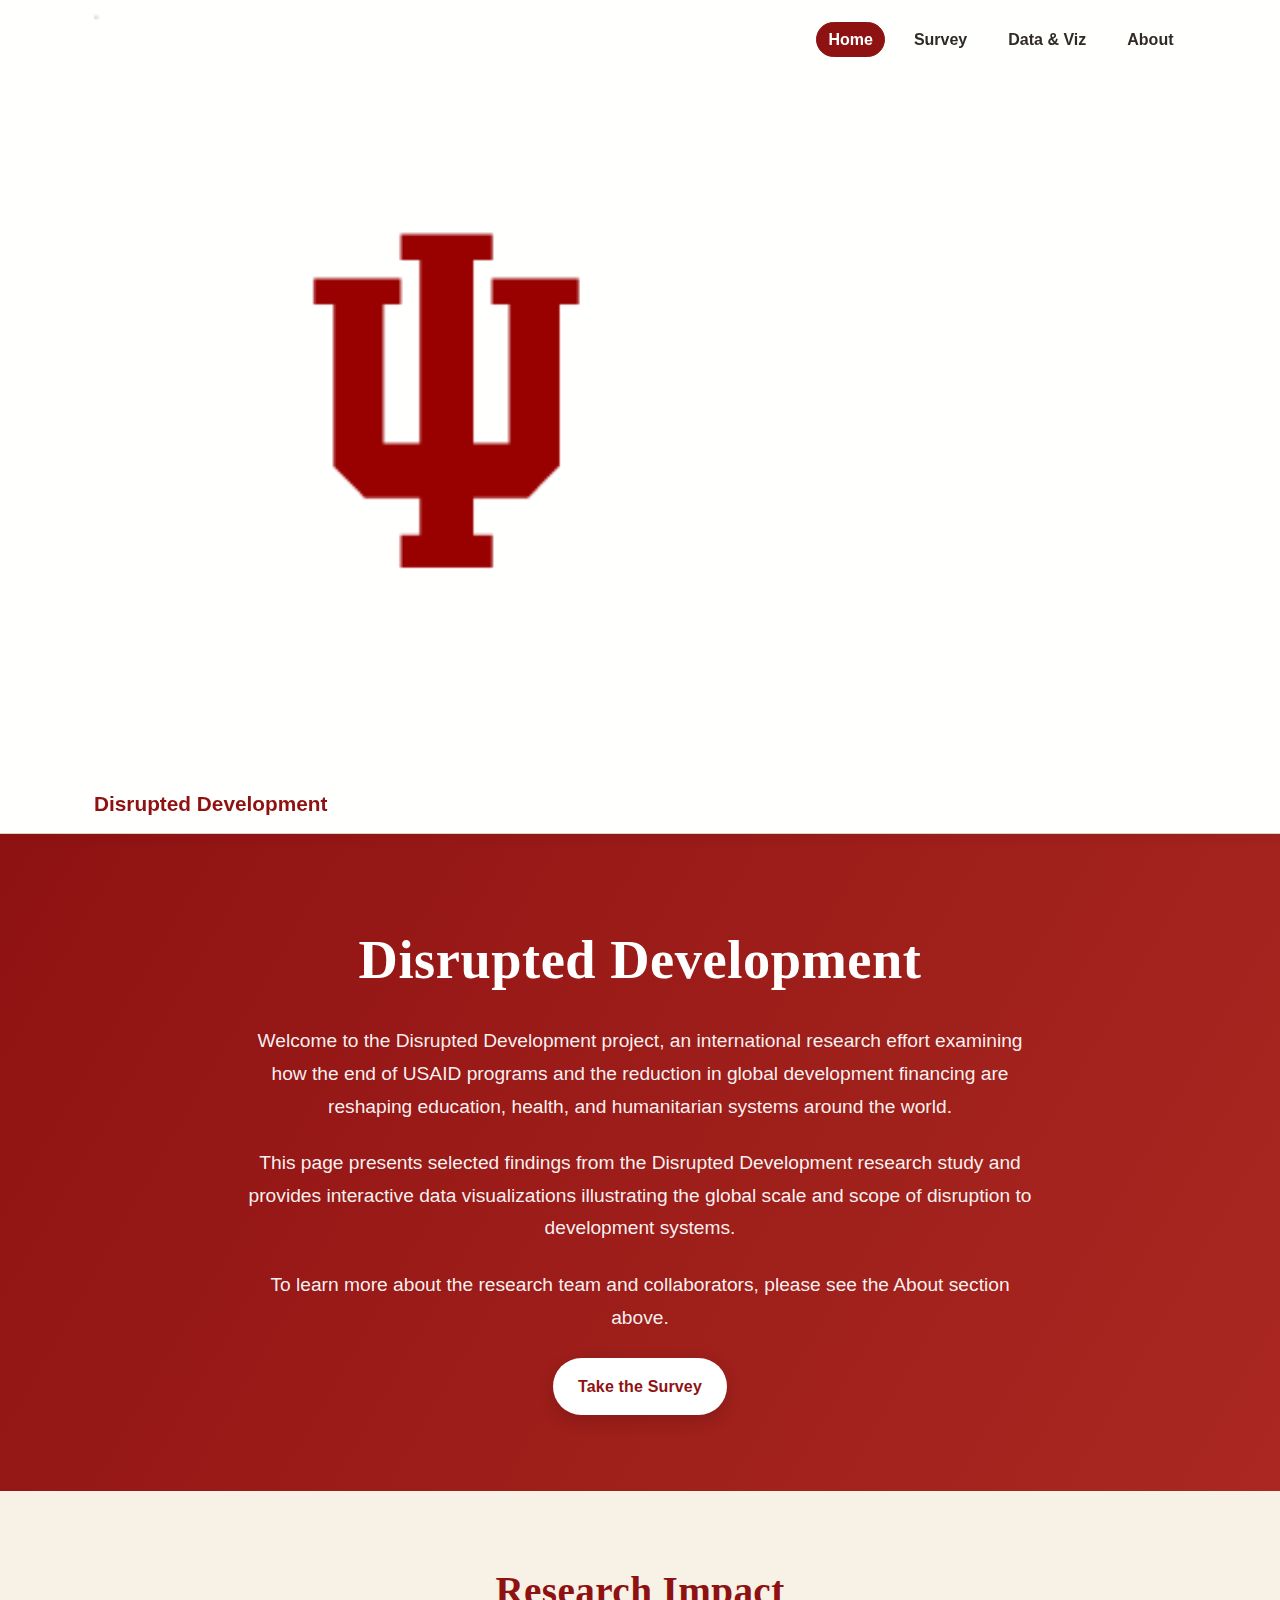
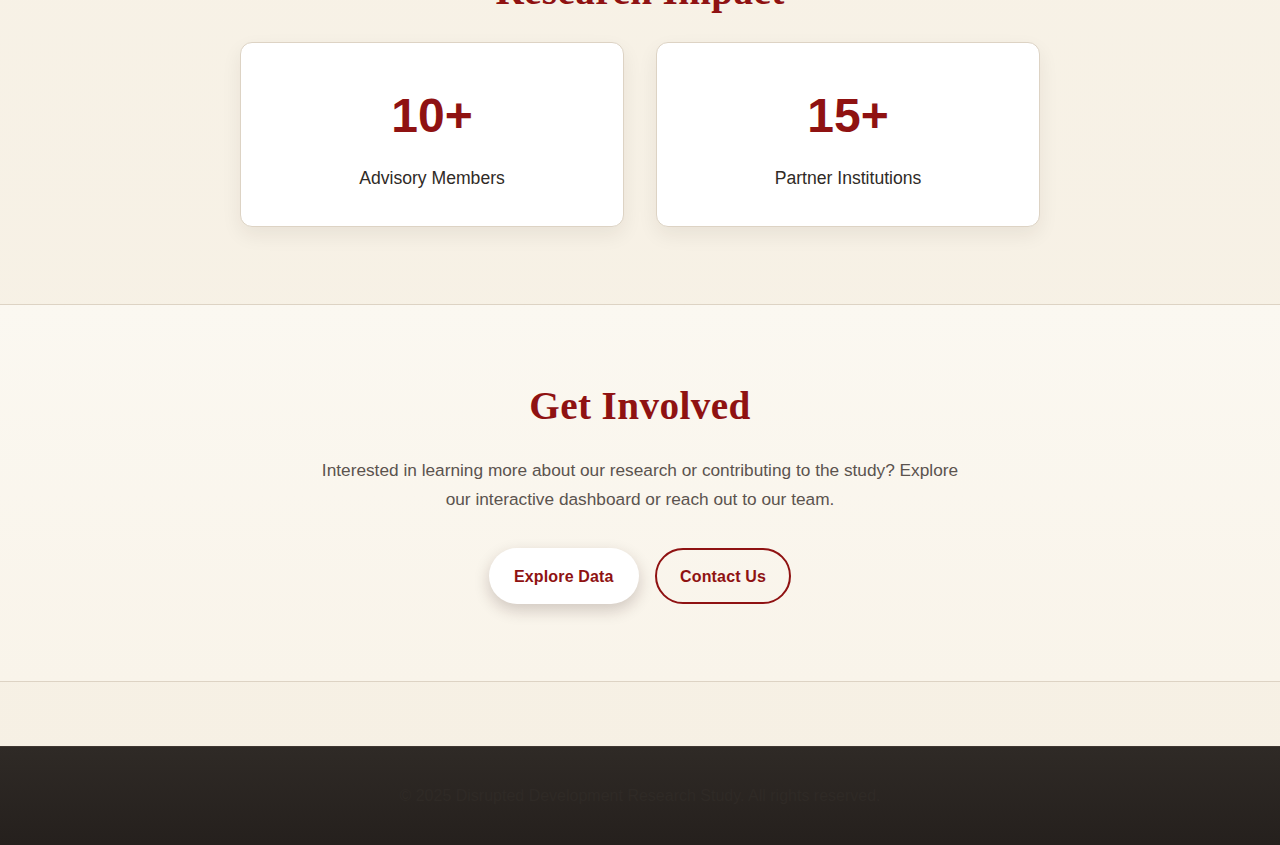
<file: index.html>
<!DOCTYPE html>
<html lang="en">
<head>
    <meta charset="UTF-8">
    <meta name="viewport" content="width=device-width, initial-scale=1.0">
    <title>Disrupted Development - Research Study</title>
    <link rel="stylesheet" href="style.css">
</head>
<body>
    <nav class="navbar">
        <div class="nav-container">
            <div class="nav-brand">
                <img src="images/iu-trident-logo.png" alt="IU Logo" class="nav-logo">
                <span class="nav-title">Disrupted Development</span>
            </div>
            <button class="nav-toggle" id="navToggle" aria-label="Toggle navigation">
                <span></span>
                <span></span>
                <span></span>
            </button>
            <ul class="nav-menu" id="navMenu">
                <li><a href="index.html" class="nav-link active">Home</a></li>
                <li><a href="survey.html" class="nav-link">Survey</a></li>
                <li><a href="data-viz.html" class="nav-link">Data & Viz</a></li>
                <li><a href="about.html" class="nav-link">About</a></li>
            </ul>
        </div>
    </nav>

    <main>
        <section class="hero">
            <div class="container">
                <h1 class="hero-title">Disrupted Development</h1>
                <p class="hero-subtitle">Welcome to the Disrupted Development project, an international research effort examining how the end of USAID programs and the reduction in global development financing are reshaping education, health, and humanitarian systems around the world.</p>
                <p class="hero-subtitle">This page presents selected findings from the Disrupted Development research study and provides interactive data visualizations illustrating the global scale and scope of disruption to development systems.</p>
                <p class="hero-subtitle">To learn more about the research team and collaborators, please see the About section above.</p>
                <a href="survey.html" class="btn btn-primary">Take the Survey</a>
            </div>
        </section>

        <section class="section">
            <div class="container">
                <h2 class="section-title">Research Impact</h2>
                <div class="stats-grid">
                    <div class="stat-card">
                        <div class="stat-number">10+</div>
                        <div class="stat-label">Advisory Members</div>
                    </div>
                    <div class="stat-card">
                        <div class="stat-number">15+</div>
                        <div class="stat-label">Partner Institutions</div>
                    </div>
                </div>
            </div>
        </section>

        <section class="section section-alt">
            <div class="container">
                <h2 class="section-title">Get Involved</h2>
                <p class="section-text">Interested in learning more about our research or contributing to the study? Explore our interactive dashboard or reach out to our team.</p>
                <div class="cta-buttons">
                    <a href="data-viz.html" class="btn btn-primary">Explore Data</a>
                    <a href="about.html" class="btn btn-secondary">Contact Us</a>
                </div>
            </div>
        </section>
    </main>

    <footer class="footer">
        <div class="container">
            <p>&copy; 2025 Disrupted Development Research Study. All rights reserved.</p>
        </div>
    </footer>

    <script src="script.js"></script>
</body>
</html>
</file>
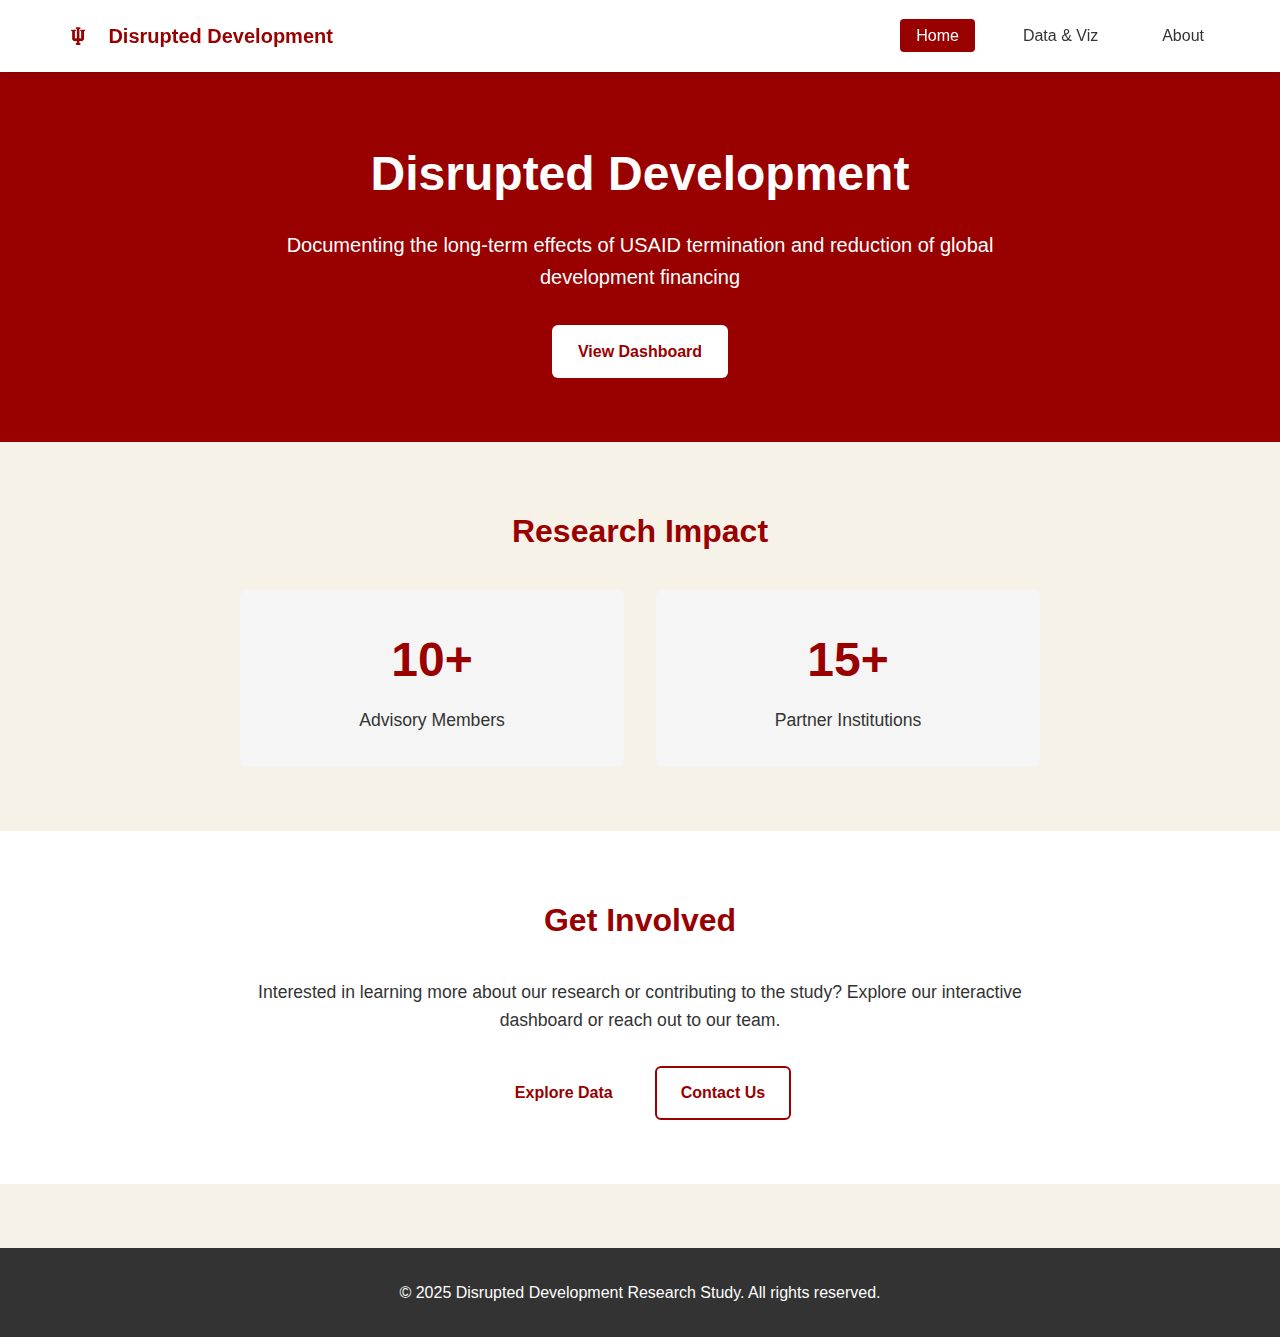
<file: research-group-website (1)/index.html>
<!DOCTYPE html>
<html lang="en">
<head>
    <meta charset="UTF-8">
    <meta name="viewport" content="width=device-width, initial-scale=1.0">
    <title>Disrupted Development - Research Study</title>
    <link rel="stylesheet" href="style.css">
</head>
<body>
    <nav class="navbar">
        <div class="nav-container">
            <div class="nav-brand">
                <img src="images/iu-trident-logo.png" alt="IU Logo" class="nav-logo">
                <span class="nav-title">Disrupted Development</span>
            </div>
            <button class="nav-toggle" id="navToggle" aria-label="Toggle navigation">
                <span></span>
                <span></span>
                <span></span>
            </button>
            <ul class="nav-menu" id="navMenu">
                <li><a href="index.html" class="nav-link active">Home</a></li>
                <li><a href="data-viz.html" class="nav-link">Data & Viz</a></li>
                <li><a href="about.html" class="nav-link">About</a></li>
            </ul>
        </div>
    </nav>

    <main>
        <section class="hero">
            <div class="container">
                <h1 class="hero-title">Disrupted Development</h1>
                <p class="hero-subtitle">Documenting the long-term effects of USAID termination and reduction of global development financing</p>
                <a href="data-viz.html" class="btn btn-primary">View Dashboard</a>
            </div>
        </section>

        <section class="section">
            <div class="container">
                <h2 class="section-title">Research Impact</h2>
                <div class="stats-grid">
                    <div class="stat-card">
                        <div class="stat-number">10+</div>
                        <div class="stat-label">Advisory Members</div>
                    </div>
                    <div class="stat-card">
                        <div class="stat-number">15+</div>
                        <div class="stat-label">Partner Institutions</div>
                    </div>
                </div>
            </div>
        </section>

        <section class="section section-alt">
            <div class="container">
                <h2 class="section-title">Get Involved</h2>
                <p class="section-text">Interested in learning more about our research or contributing to the study? Explore our interactive dashboard or reach out to our team.</p>
                <div class="cta-buttons">
                    <a href="data-viz.html" class="btn btn-primary">Explore Data</a>
                    <a href="about.html" class="btn btn-secondary">Contact Us</a>
                </div>
            </div>
        </section>
    </main>

    <footer class="footer">
        <div class="container">
            <p>&copy; 2025 Disrupted Development Research Study. All rights reserved.</p>
        </div>
    </footer>

    <script src="script.js"></script>
</body>
</html>
</file>
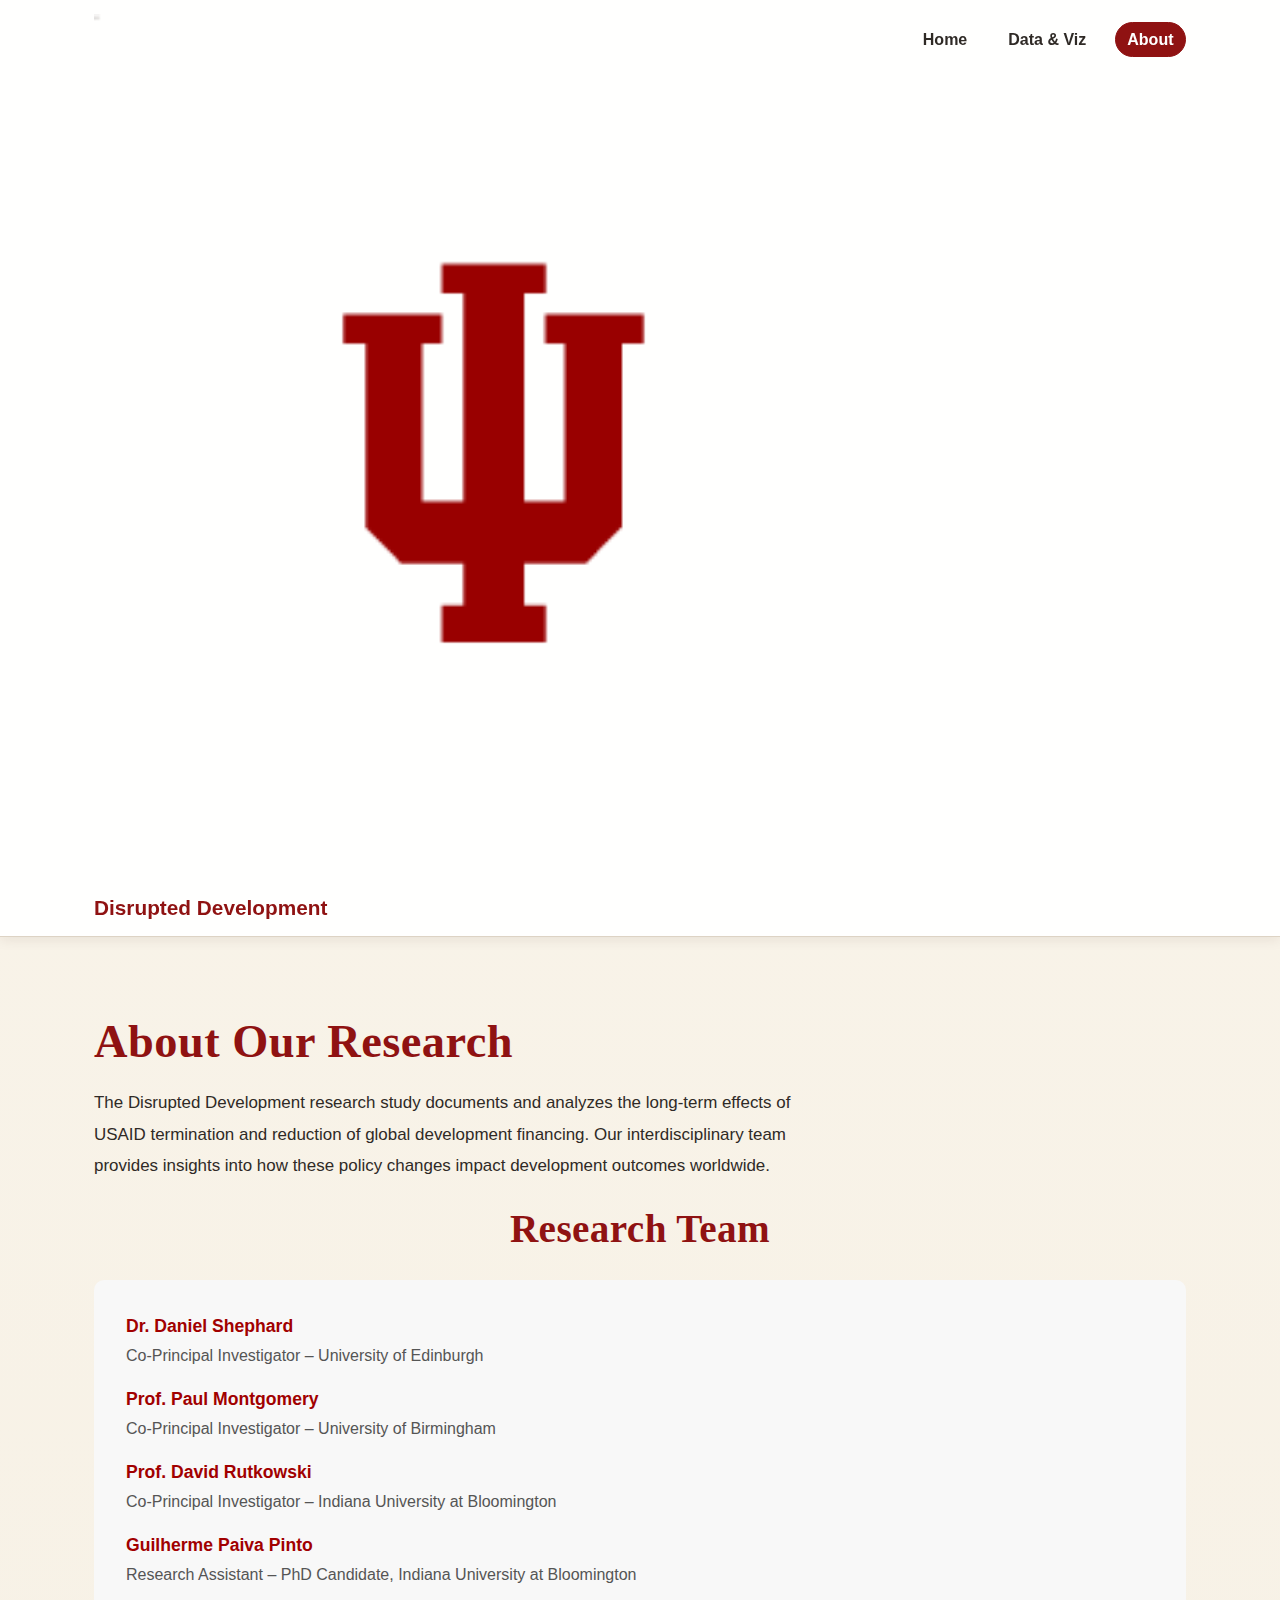
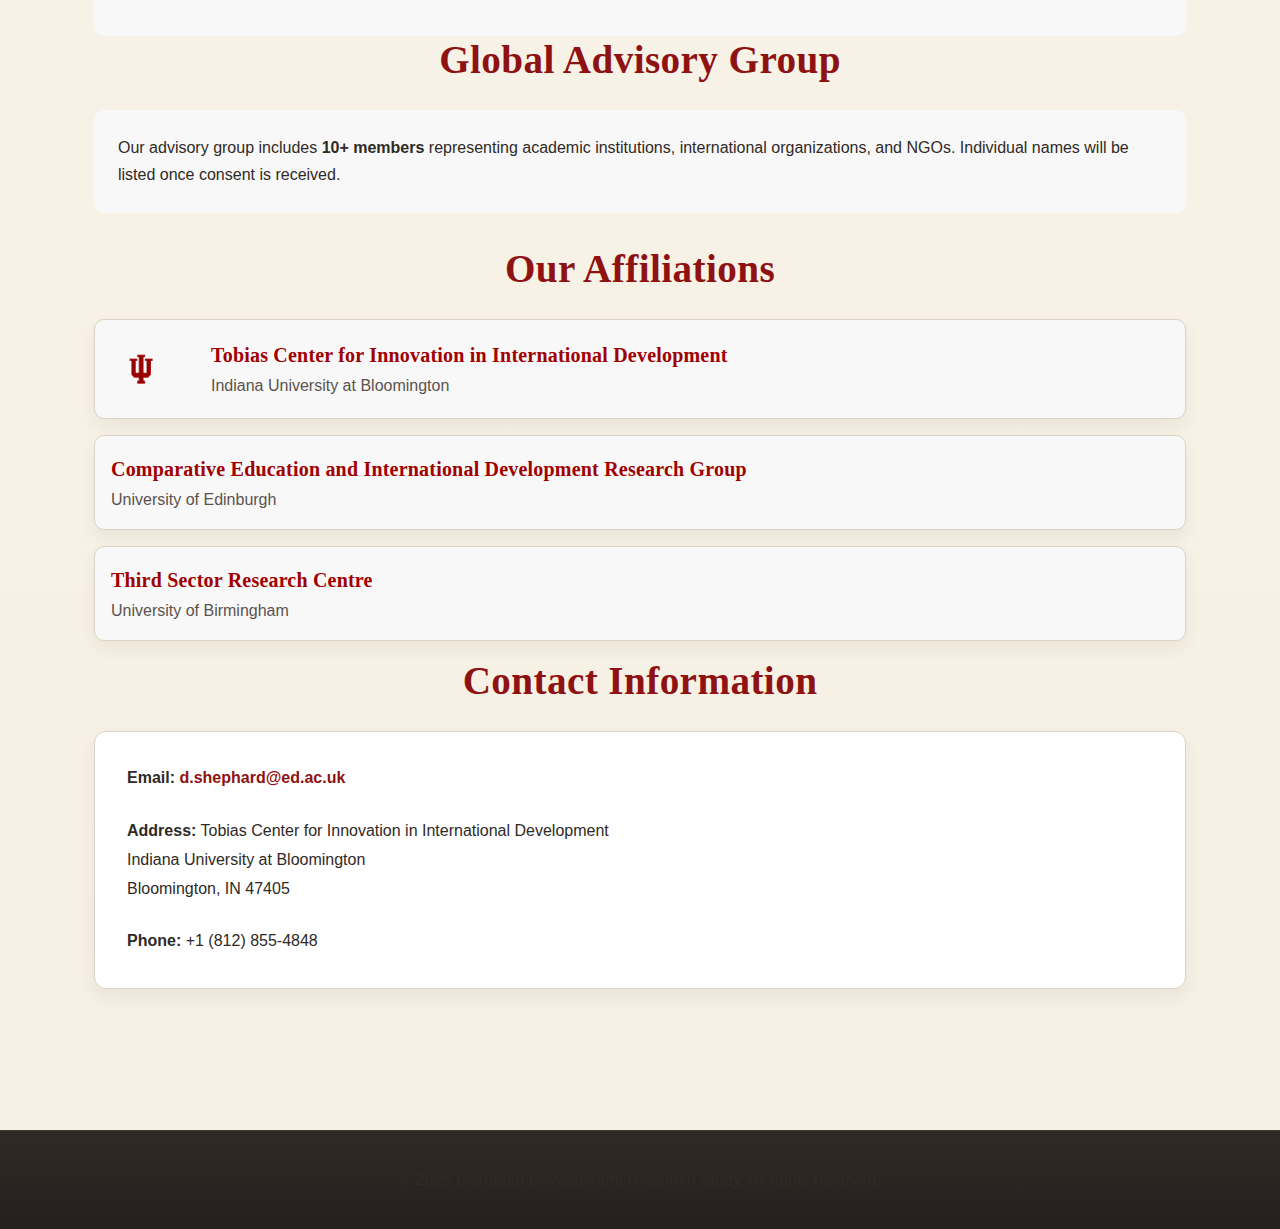
<file: about.html>
<!DOCTYPE html>
<html lang="en">
<head>
    <meta charset="UTF-8">
    <meta name="viewport" content="width=device-width, initial-scale=1.0">
    <title>About - Disrupted Development</title>
    <link rel="stylesheet" href="style.css">
    <style>
        .team-block {
            background: #f8f8f8;
            padding: 2rem;
            border-radius: 10px;
        }
        .team-member {
            margin-bottom: 1rem;
        }
        .team-name {
            font-weight: bold;
            font-size: 1.1rem;
        }
        .team-name a {
            color: #a10000;
            text-decoration: none;
        }
        .team-name a:hover {
            text-decoration: underline;
        }
        .team-role {
            color: #555;
        }
        .affiliation-card {
            margin-bottom: 1rem;
            background: #f8f8f8;
            padding: 1rem;
            border-radius: 10px;
        }
        .affiliation-link {
            display: flex;
            align-items: center;
            text-decoration: none;
            color: inherit;
        }
        .affiliation-logo {
            width: 60px;
            height: auto;
            margin-right: 1rem;
        }
        .affiliation-content h3 {
            margin: 0;
            color: #a10000;
        }
        .advisory-grid {
            background: #f8f8f8;
            padding: 1.5rem;
            border-radius: 10px;
        }
        .advisory-grid p {
            margin: 0;
            font-size: 1rem;
        }
    </style>
</head>
<body>
    <nav class="navbar">
        <div class="nav-container">
            <div class="nav-brand">
                <img src="images/iu-trident-logo.png" alt="IU Logo" class="nav-logo">
                <span class="nav-title">Disrupted Development</span>
            </div>
            <button class="nav-toggle" id="navToggle" aria-label="Toggle navigation">
                <span></span><span></span><span></span>
            </button>
            <ul class="nav-menu" id="navMenu">
                <li><a href="index.html" class="nav-link">Home</a></li>
                <li><a href="data-viz.html" class="nav-link">Data & Viz</a></li>
                <li><a href="about.html" class="nav-link active">About</a></li>
            </ul>
        </div>
    </nav>

    <main>
        <section class="section">
            <div class="container">
                <h1 class="page-title">About Our Research</h1>
                <p class="page-text">
                    The Disrupted Development research study documents and analyzes the long-term effects 
                    of USAID termination and reduction of global development financing. Our interdisciplinary team 
                    provides insights into how these policy changes impact development outcomes worldwide.
                </p>

                <h2 class="section-title">Research Team</h2>
                <div class="team-block">
                    <div class="team-member">
                        <div class="team-name">
                            <a href="https://edin.ac/478zAUd" target="_blank" rel="noopener noreferrer">
                                Dr. Daniel Shephard
                            </a>
                        </div>
                        <div class="team-role">Co-Principal Investigator – University of Edinburgh</div>
                    </div>
                    <div class="team-member">
                        <div class="team-name">
                            <a href="https://edin.ac/47d1Ghk" target="_blank" rel="noopener noreferrer">
                                Prof. Paul Montgomery
                            </a>
                        </div>
                        <div class="team-role">Co-Principal Investigator – University of Birmingham</div>
                    </div>
                    <div class="team-member">
                        <div class="team-name">
                            <a href="https://education.indiana.edu/about/directory/profiles/rutkowski-david.html" target="_blank" rel="noopener noreferrer">
                                Prof. David Rutkowski
                            </a>
                        </div>
                        <div class="team-role">Co-Principal Investigator – Indiana University at Bloomington</div>
                    </div>
                    <div class="team-member">
                        <div class="team-name">
                            <a href="https://guipaivapinto.github.io/" target="_blank" rel="noopener noreferrer">
                                Guilherme Paiva Pinto
                            </a>
                        </div>
                        <div class="team-role">Research Assistant – PhD Candidate, Indiana University at Bloomington</div>
                    </div>
                </div>

                <h2 class="section-title">Global Advisory Group</h2>
                <div class="advisory-grid">
                    <p>Our advisory group includes <strong>10+ members</strong> representing academic institutions, international organizations, and NGOs. Individual names will be listed once consent is received.</p>
                </div>

                <h2 class="section-title">Our Affiliations</h2>
                <div class="affiliation-card">
                    <a href="http://tobiasdevelopment.indiana.edu/" target="_blank" rel="noopener noreferrer" class="affiliation-link">
                        <img src="images/iu-trident-logo.png" alt="IU Logo" class="affiliation-logo">
                        <div class="affiliation-content">
                            <h3>Tobias Center for Innovation in International Development</h3>
                            <p>Indiana University at Bloomington</p>
                        </div>
                    </a>
                </div>
                <div class="affiliation-card">
                    <a href="https://edin.ac/3KSinan" target="_blank" rel="noopener noreferrer" class="affiliation-link">
                        <div class="affiliation-content">
                            <h3>Comparative Education and International Development Research Group</h3>
                            <p>University of Edinburgh</p>
                        </div>
                    </a>
                </div>
                <div class="affiliation-card">
                    <a href="https://edin.ac/3KWB0tP" target="_blank" rel="noopener noreferrer" class="affiliation-link">
                        <div class="affiliation-content">
                            <h3>Third Sector Research Centre</h3>
                            <p>University of Birmingham</p>
                        </div>
                    </a>
                </div>

                <h2 class="section-title">Contact Information</h2>
                <div class="contact-card">
                    <div class="contact-item">
                        <strong>Email:</strong> <a href="mailto:d.shephard@ed.ac.uk" class="link">d.shephard@ed.ac.uk</a>
                    </div>
                    <div class="contact-item">
                        <strong>Address:</strong> Tobias Center for Innovation in International Development<br>
                        Indiana University at Bloomington<br>
                        Bloomington, IN 47405
                    </div>
                    <div class="contact-item">
                        <strong>Phone:</strong> +1 (812) 855-4848
                    </div>
                </div>
            </div>
        </section>
    </main>

    <footer class="footer">
        <div class="container">
            <p>&copy; 2025 Disrupted Development Research Study. All rights reserved.</p>
        </div>
    </footer>

    <script src="script.js"></script>
</body>
</html>
</file>
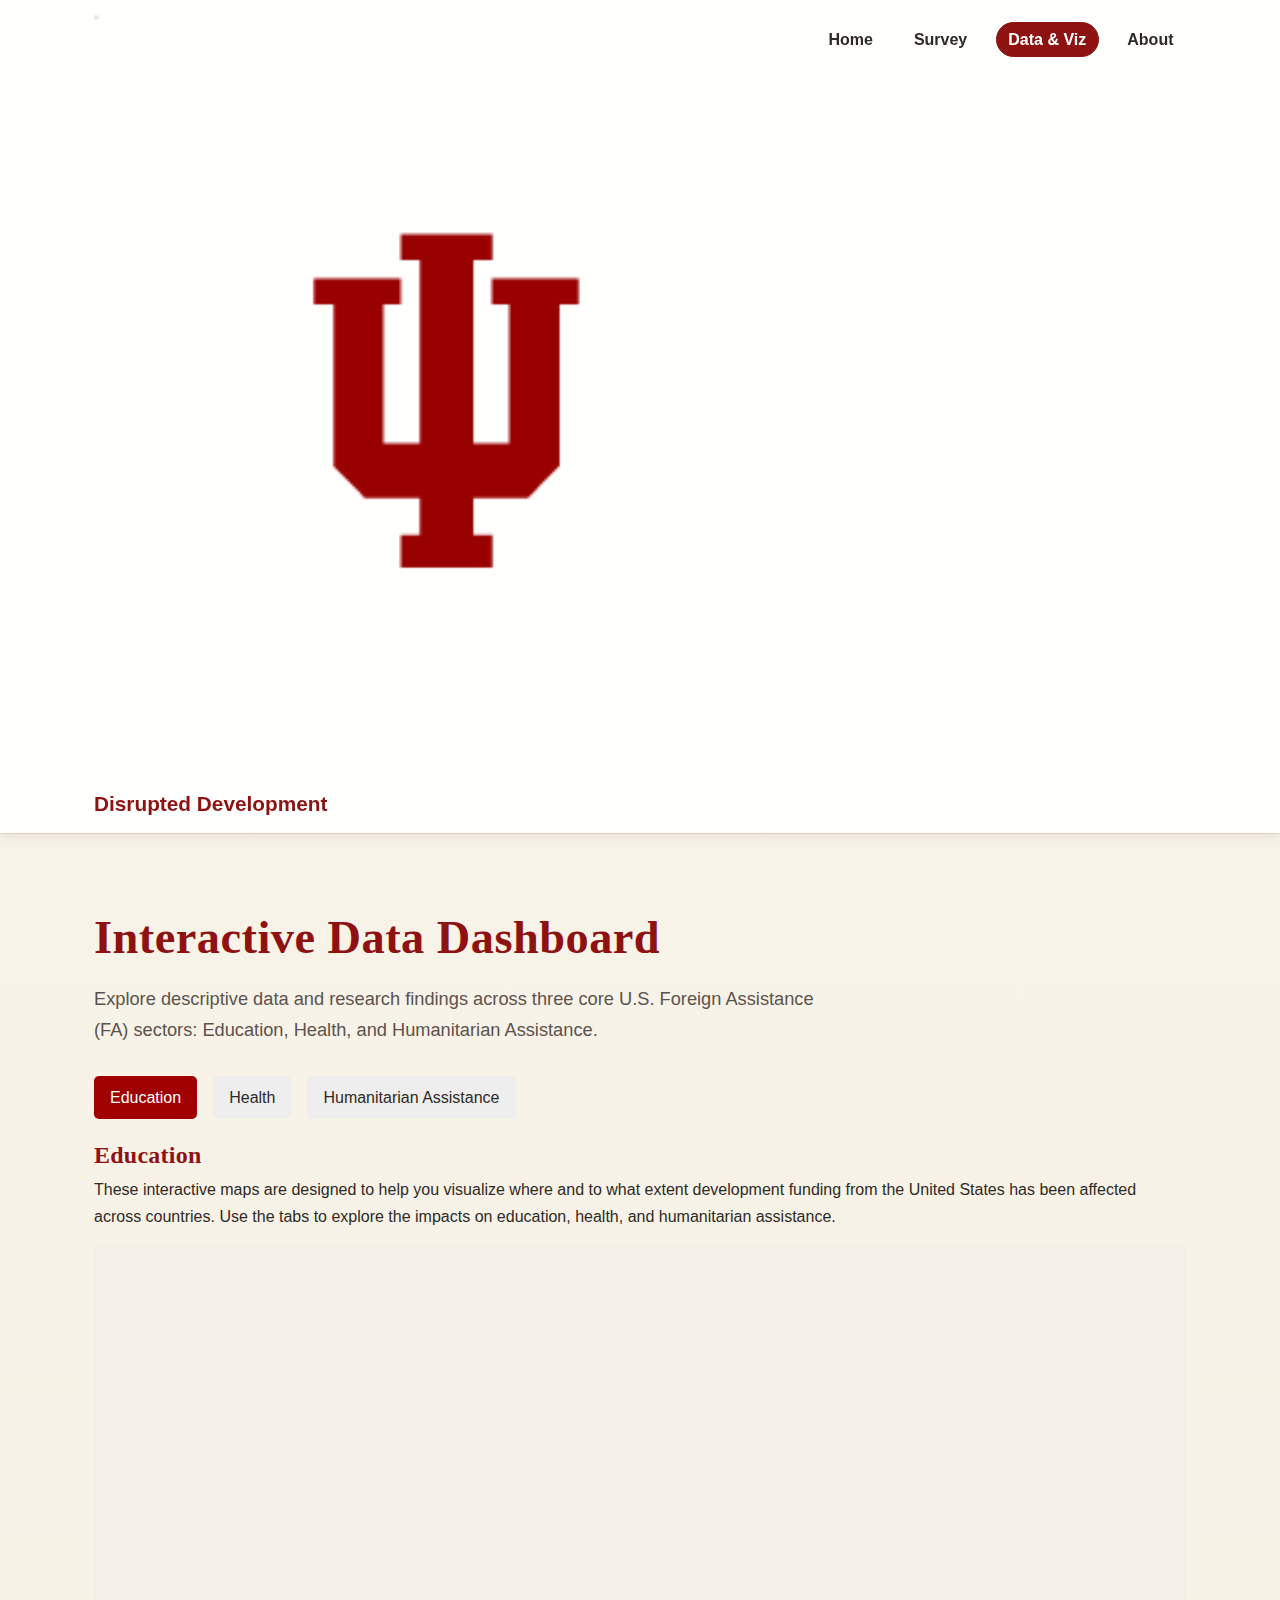
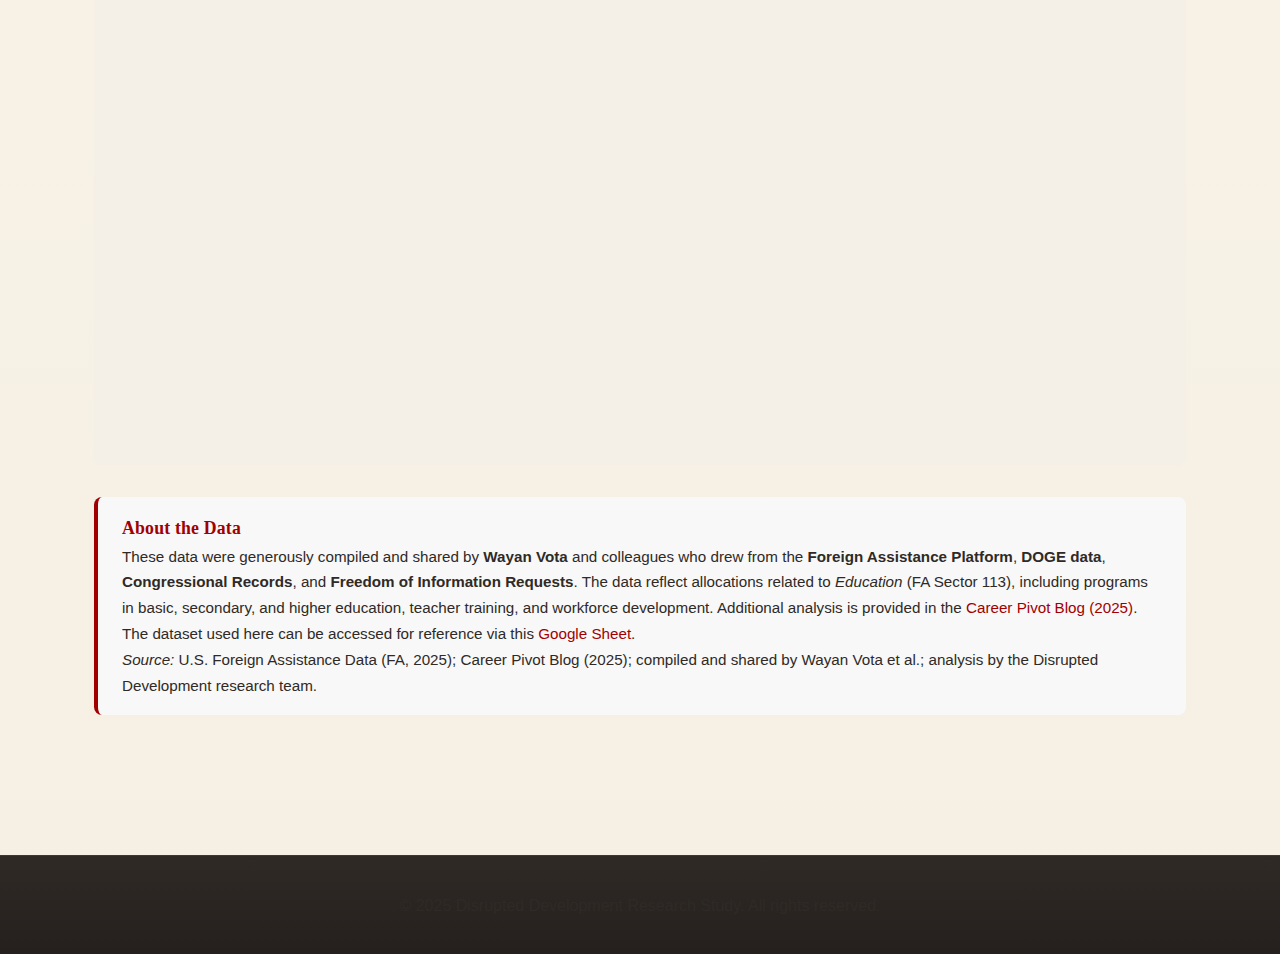
<file: data-viz.html>
<!DOCTYPE html>
<html lang="en">
<head>
    <meta charset="UTF-8">
    <meta name="viewport" content="width=device-width, initial-scale=1.0">
    <title>Data & Visualization - Disrupted Development</title>
    <link rel="stylesheet" href="style.css">
    <style>
        .tabs {
            display: flex;
            gap: 1rem;
            margin-bottom: 1rem;
            flex-wrap: wrap;
        }
        .tab {
            background: #eee;
            border-radius: 5px;
            padding: 0.5rem 1rem;
            cursor: pointer;
            transition: all 0.2s ease;
        }
        .tab.active {
            background: #a10000;
            color: white;
        }
        .tab-content {
            display: none;
        }
        .tab-content.active {
            display: block;
        }
        .iframe-container {
            margin-top: 1rem;
        }
        .responsive-iframe {
            width: 100%;
            height: 80vh;
            border: none;
        }
        .data-notes {
            background: #f8f8f8;
            border-left: 4px solid #a10000;
            padding: 1rem 1.5rem;
            margin-top: 1.5rem;
            border-radius: 8px;
            font-size: 0.95rem;
        }
        .data-notes h3 {
            margin-top: 0;
            color: #a10000;
        }
        .data-notes a {
            color: #a10000;
            text-decoration: none;
        }
        .data-notes a:hover {
            text-decoration: underline;
        }
    </style>
</head>
<body>
    <nav class="navbar">
        <div class="nav-container">
            <div class="nav-brand">
                <img src="images/iu-trident-logo.png" alt="IU Logo" class="nav-logo">
                <span class="nav-title">Disrupted Development</span>
            </div>
            <button class="nav-toggle" id="navToggle" aria-label="Toggle navigation">
                <span></span><span></span><span></span>
            </button>
            <ul class="nav-menu" id="navMenu">
                <li><a href="index.html" class="nav-link">Home</a></li>
                <li><a href="survey.html" class="nav-link">Survey</a></li>
                <li><a href="data-viz.html" class="nav-link active">Data & Viz</a></li>
                <li><a href="about.html" class="nav-link">About</a></li>
            </ul>
        </div>
    </nav>

    <main>
        <section class="section">
            <div class="container">
                <h1 class="page-title">Interactive Data Dashboard</h1>
                <p class="page-subtitle">
                    Explore descriptive data and research findings across three core U.S. Foreign Assistance (FA) sectors: Education, Health, and Humanitarian Assistance.
                </p>

                <div class="tabs">
                    <div class="tab active" data-target="education">Education</div>
                    <div class="tab" data-target="health">Health</div>
                    <div class="tab" data-target="humanitarian">Humanitarian Assistance</div>
                </div>

                <!-- Education -->
                <div id="education" class="tab-content active">
                    <h2>Education</h2>
                    <p>
                        These interactive maps are designed to help you visualize where and to what extent development funding from the United States has been affected across countries. Use the tabs to explore the impacts on education, health, and humanitarian assistance.
                    </p>

                    <div class="iframe-container">
                        <iframe 
                            src="https://devdash.shinyapps.io/disrupted-development-education/" 
                            title="Education Dashboard" 
                            class="responsive-iframe" 
                            allowfullscreen>
                        </iframe>
                    </div>

                    <div class="data-notes">
                        <h3>About the Data</h3>
                        <p>
                            These data were generously compiled and shared by <strong>Wayan Vota</strong> and colleagues who drew from the <strong>Foreign Assistance Platform</strong>, <strong>DOGE data</strong>, <strong>Congressional Records</strong>, and <strong>Freedom of Information Requests</strong>. 
                            The data reflect allocations related to <em>Education</em> (FA Sector 113), including programs in basic, secondary, and higher education, teacher training, and workforce development. 
                            Additional analysis is provided in the 
                            <a href="https://mypivot.substack.com/p/updated-status-remaining-funding" target="_blank">Career Pivot Blog (2025)</a>.
                        </p>
                        <p>
                            The dataset used here can be accessed for reference via this 
                            <a href="https://docs.google.com/spreadsheets/d/1BTFoXMNd5EHVvz_83Qqqt2Tbq5Z_3ccrGY88KJe7kg8/edit?gid=425018194#gid=425018194" target="_blank">Google Sheet</a>.
                        </p>
                        <p><em>Source:</em> U.S. Foreign Assistance Data (FA, 2025); Career Pivot Blog (2025); compiled and shared by Wayan Vota et al.; analysis by the Disrupted Development research team.</p>
                    </div>
                </div>

                <!-- Health -->
                <div id="health" class="tab-content">
                    <h2>Health</h2>
                    <p>
                        These interactive maps are designed to help you visualize where and to what extent development funding from the United States has been affected across countries. Use the tabs to explore the impacts on education, health, and humanitarian assistance.
                    </p>

                    <div class="iframe-container">
                        <iframe 
                            src="https://devdash.shinyapps.io/disrupted-development-health/" 
                            title="Health Dashboard" 
                            class="responsive-iframe" 
                            allowfullscreen>
                        </iframe>
                    </div>

                    <div class="data-notes">
                        <h3>About the Data</h3>
                        <p>
                            These data were generously compiled and shared by <strong>Wayan Vota</strong> and colleagues who drew from the <strong>Foreign Assistance Platform</strong>, <strong>DOGE data</strong>, <strong>Congressional Records</strong>, and <strong>Freedom of Information Requests</strong>. 
                            The data reflect allocations related to <em>Health</em> (FA Sector 122), including disease control, nutrition, and health infrastructure programs. 
                            Further context is drawn from the 
                            <a href="https://mypivot.substack.com/p/updated-status-remaining-funding" target="_blank">Career Pivot Blog (2025)</a>.
                        </p>
                        <p>
                            Original FA data are organized by country, fiscal year, and sector classification and can be explored through the 
                            <a href="https://docs.google.com/spreadsheets/d/1BTFoXMNd5EHVvz_83Qqqt2Tbq5Z_3ccrGY88KJe7kg8/edit?gid=425018194#gid=425018194" target="_blank">public Google Sheet</a>.
                        </p>
                        <p><em>Source:</em> FA Data (2025); Career Pivot Blog (2025); compiled and shared by Wayan Vota et al.; analysis by the Disrupted Development research team.</p>
                    </div>
                </div>

                <!-- Humanitarian -->
                <div id="humanitarian" class="tab-content">
                    <h2>Humanitarian Assistance</h2>
                    <p>
                        These interactive maps are designed to help you visualize where and to what extent development funding from the United States has been affected across countries. Use the tabs to explore the impacts on education, health, and humanitarian assistance.
                    </p>

                    <div class="iframe-container">
                        <iframe 
                            src="https://devdash.shinyapps.io/disrupted-development-humanitarian/" 
                            title="Humanitarian Dashboard" 
                            class="responsive-iframe" 
                            allowfullscreen>
                        </iframe>
                    </div>

                    <div class="data-notes">
                        <h3>About the Data</h3>
                        <p>
                            These data were generously compiled and shared by <strong>Wayan Vota</strong> and colleagues who drew from the <strong>Foreign Assistance Platform</strong>, <strong>DOGE data</strong>, <strong>Congressional Records</strong>, and <strong>Freedom of Information Requests</strong>. 
                            The data reflect allocations related to <em>Humanitarian Assistance</em> (FA Sector 152), including emergency response, food security, and refugee support. 
                            Interpretive insights are drawn from the 
                            <a href="https://mypivot.substack.com/p/updated-status-remaining-funding" target="_blank">Career Pivot Blog (2025)</a>.
                        </p>
                        <p>
                            The dataset underlying this visualization can be accessed directly 
                            <a href="https://docs.google.com/spreadsheets/d/1BTFoXMNd5EHVvz_83Qqqt2Tbq5Z_3ccrGY88KJe7kg8/edit?gid=425018194#gid=425018194" target="_blank">here</a>. 
                            It includes disaggregated country-level information for all three FA sectors — Education, Health, and Humanitarian.
                        </p>
                        <p><em>Source:</em> U.S. Foreign Assistance Data (FA, 2025); Career Pivot Blog (2025); compiled and shared by Wayan Vota et al.; analysis by the Disrupted Development research team.</p>
                    </div>
                </div>
            </div>
        </section>
    </main>

    <footer class="footer">
        <div class="container">
            <p>&copy; 2025 Disrupted Development Research Study. All rights reserved.</p>
        </div>
    </footer>

    <script>
        // Tab switch logic
        document.querySelectorAll('.tab').forEach(tab => {
            tab.addEventListener('click', () => {
                document.querySelectorAll('.tab').forEach(t => t.classList.remove('active'));
                document.querySelectorAll('.tab-content').forEach(c => c.classList.remove('active'));
                tab.classList.add('active');
                document.getElementById(tab.dataset.target).classList.add('active');
            });
        });
    </script>

    <script src="script.js"></script>
</body>
</html>
</file>
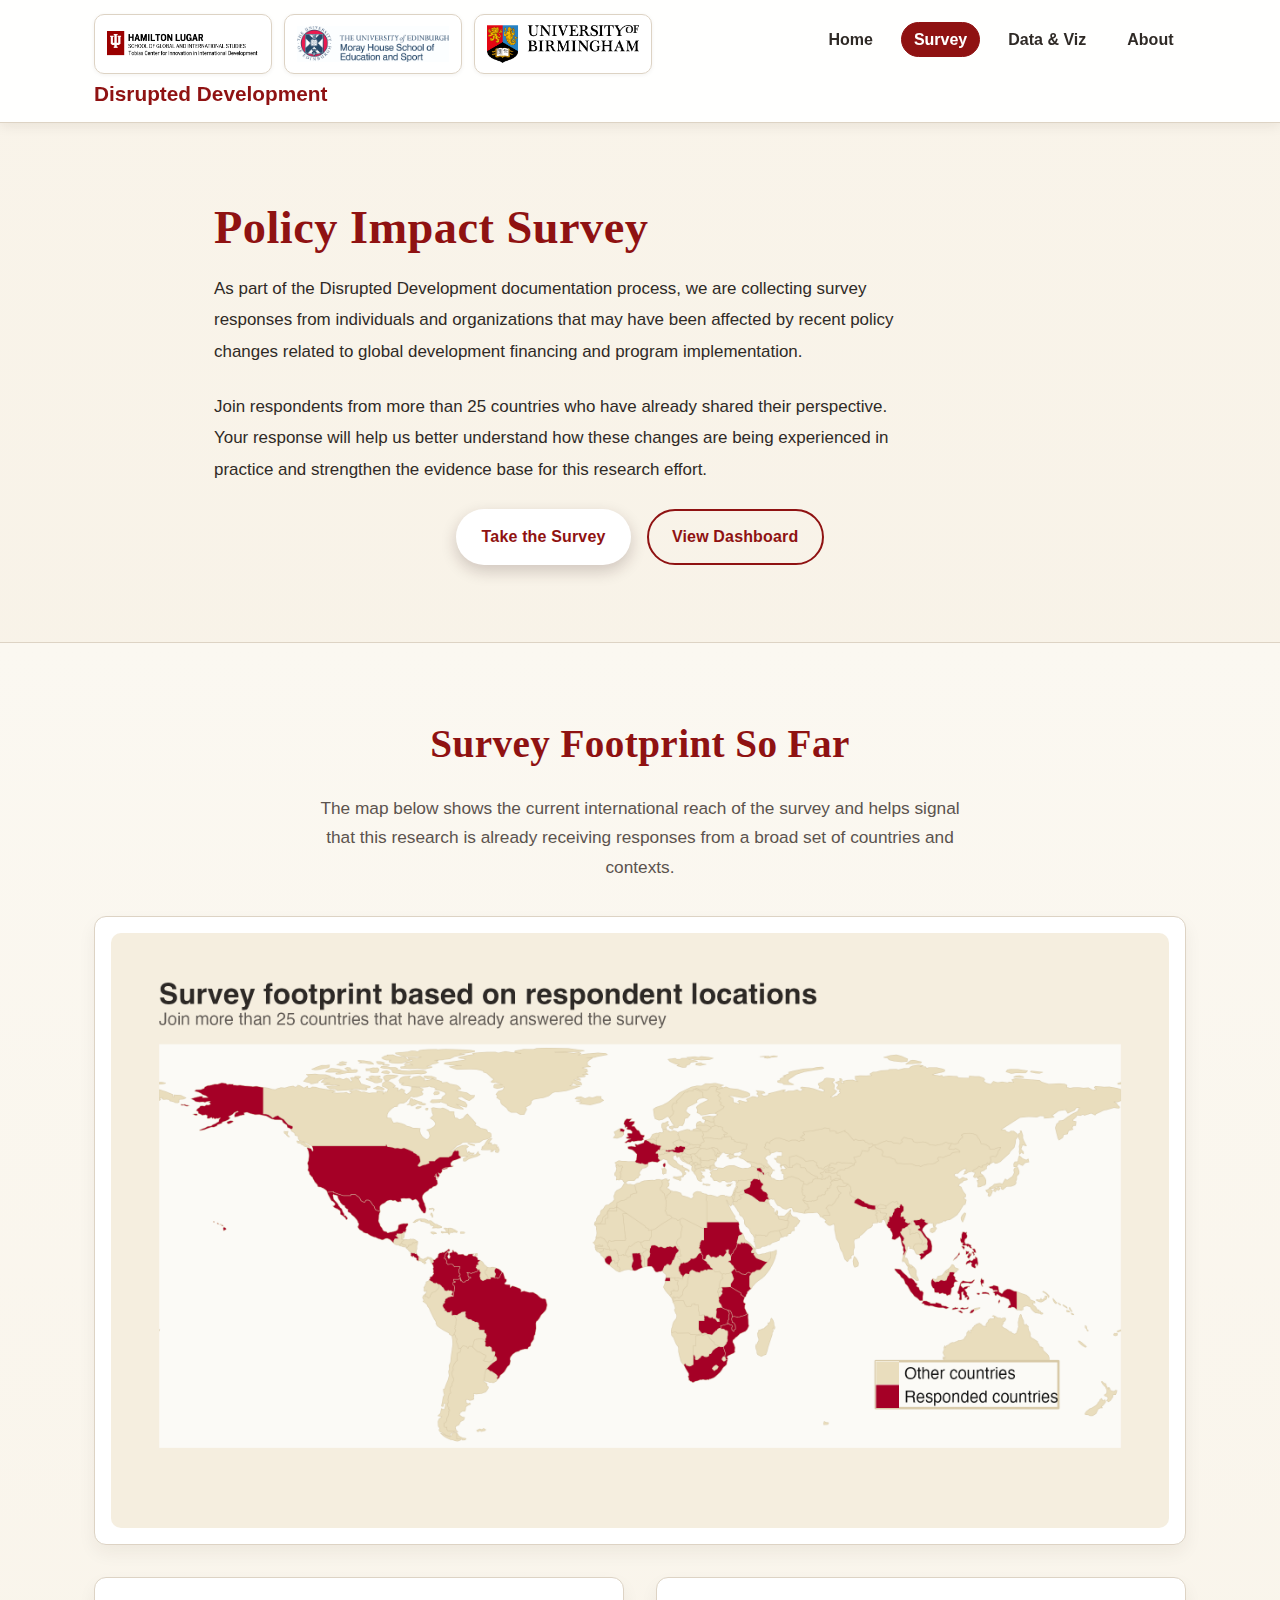
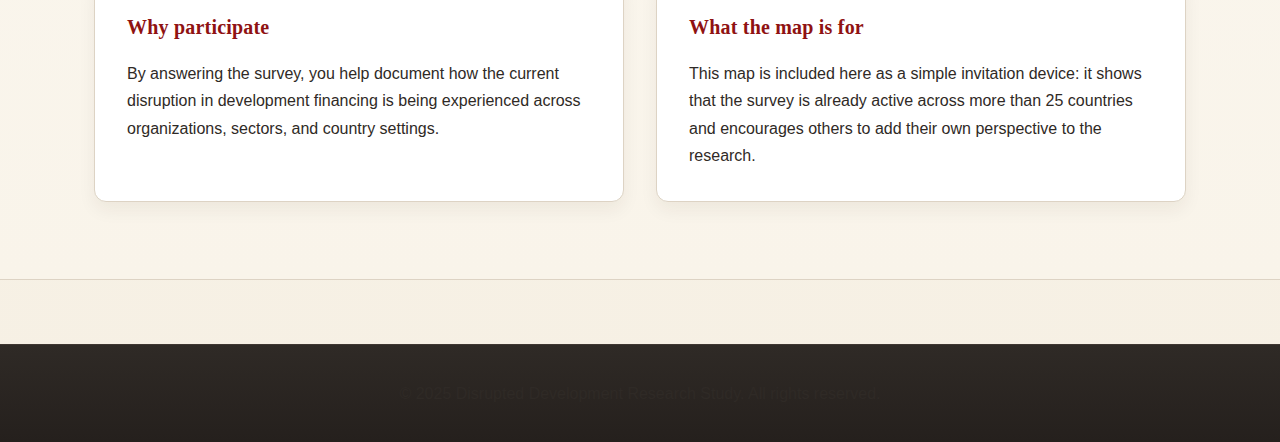
<file: survey.html>
<!DOCTYPE html>
<html lang="en">
<head>
    <meta charset="UTF-8">
    <meta name="viewport" content="width=device-width, initial-scale=1.0">
    <title>Survey - Disrupted Development</title>
    <link rel="stylesheet" href="style.css">
</head>
<body>
    <nav class="navbar">
        <div class="nav-container">
            <div class="nav-brand">
                <div class="nav-logos" aria-label="Partner institution logos">
                    <div class="nav-logo-box">
                        <img src="images/hamiltonlugar_lockup_WEB_h6.png" alt="Indiana University Hamilton Lugar School logo" class="nav-logo">
                    </div>
                    <div class="nav-logo-box">
                        <img src="images/Edinburgh.jpeg" alt="University of Edinburgh logo" class="nav-logo">
                    </div>
                    <div class="nav-logo-box">
                        <img src="images/Birmingham.jpeg" alt="University of Birmingham logo" class="nav-logo">
                    </div>
                </div>
                <span class="nav-title">Disrupted Development</span>
            </div>
            <button class="nav-toggle" id="navToggle" aria-label="Toggle navigation">
                <span></span>
                <span></span>
                <span></span>
            </button>
            <ul class="nav-menu" id="navMenu">
                <li><a href="index.html" class="nav-link">Home</a></li>
                <li><a href="survey.html" class="nav-link active">Survey</a></li>
                <li><a href="data-viz.html" class="nav-link">Data & Viz</a></li>
                <li><a href="about.html" class="nav-link">About</a></li>
            </ul>
        </div>
    </nav>

    <main>
        <section class="section">
            <div class="container" style="max-width: 900px;">
                <h1 class="page-title">Policy Impact Survey</h1>
                <p class="page-text">
                    As part of the Disrupted Development documentation process, we are collecting survey responses from
                    individuals and organizations that may have been affected by recent policy changes related to global
                    development financing and program implementation.
                </p>
                <p class="page-text">
                    Join respondents from more than 25 countries who have already shared their perspective. Your
                    response will help us better understand how these changes are being experienced in practice and
                    strengthen the evidence base for this research effort.
                </p>
                <div class="cta-buttons">
                    <a href="https://iu.co1.qualtrics.com/jfe/form/SV_50SnauWYVkkDlmC" class="btn btn-primary" target="_blank" rel="noopener noreferrer">Take the Survey</a>
                    <a href="data-viz.html" class="btn btn-secondary">View Dashboard</a>
                </div>
            </div>
        </section>

        <section class="section section-alt">
            <div class="container">
                <h2 class="section-title">Survey Footprint So Far</h2>
                <p class="section-text">
                    The map below shows the current international reach of the survey and helps signal that this
                    research is already receiving responses from a broad set of countries and contexts.
                </p>

                <div class="info-card" style="padding: 1rem; margin: 0 auto 2rem; max-width: 1160px;">
                    <img
                        src="images/survey-footprint-slide.png"
                        alt="Survey footprint map showing more than 25 countries where respondents have already answered the survey."
                        style="display: block; width: 100%; height: auto; border-radius: 10px;"
                    >
                </div>

                <div class="info-grid" style="margin-top: 0;">
                    <article class="info-card">
                        <h3>Why participate</h3>
                        <p>
                            By answering the survey, you help document how the current disruption in development
                            financing is being experienced across organizations, sectors, and country settings.
                        </p>
                    </article>
                    <article class="info-card">
                        <h3>What the map is for</h3>
                        <p>
                            This map is included here as a simple invitation device: it shows that the survey is
                            already active across more than 25 countries and encourages others to add their own
                            perspective to the research.
                        </p>
                    </article>
                </div>
            </div>
        </section>
    </main>

    <footer class="footer">
        <div class="container">
            <p>&copy; 2025 Disrupted Development Research Study. All rights reserved.</p>
        </div>
    </footer>

    <script src="script.js"></script>
</body>
</html>
</file>
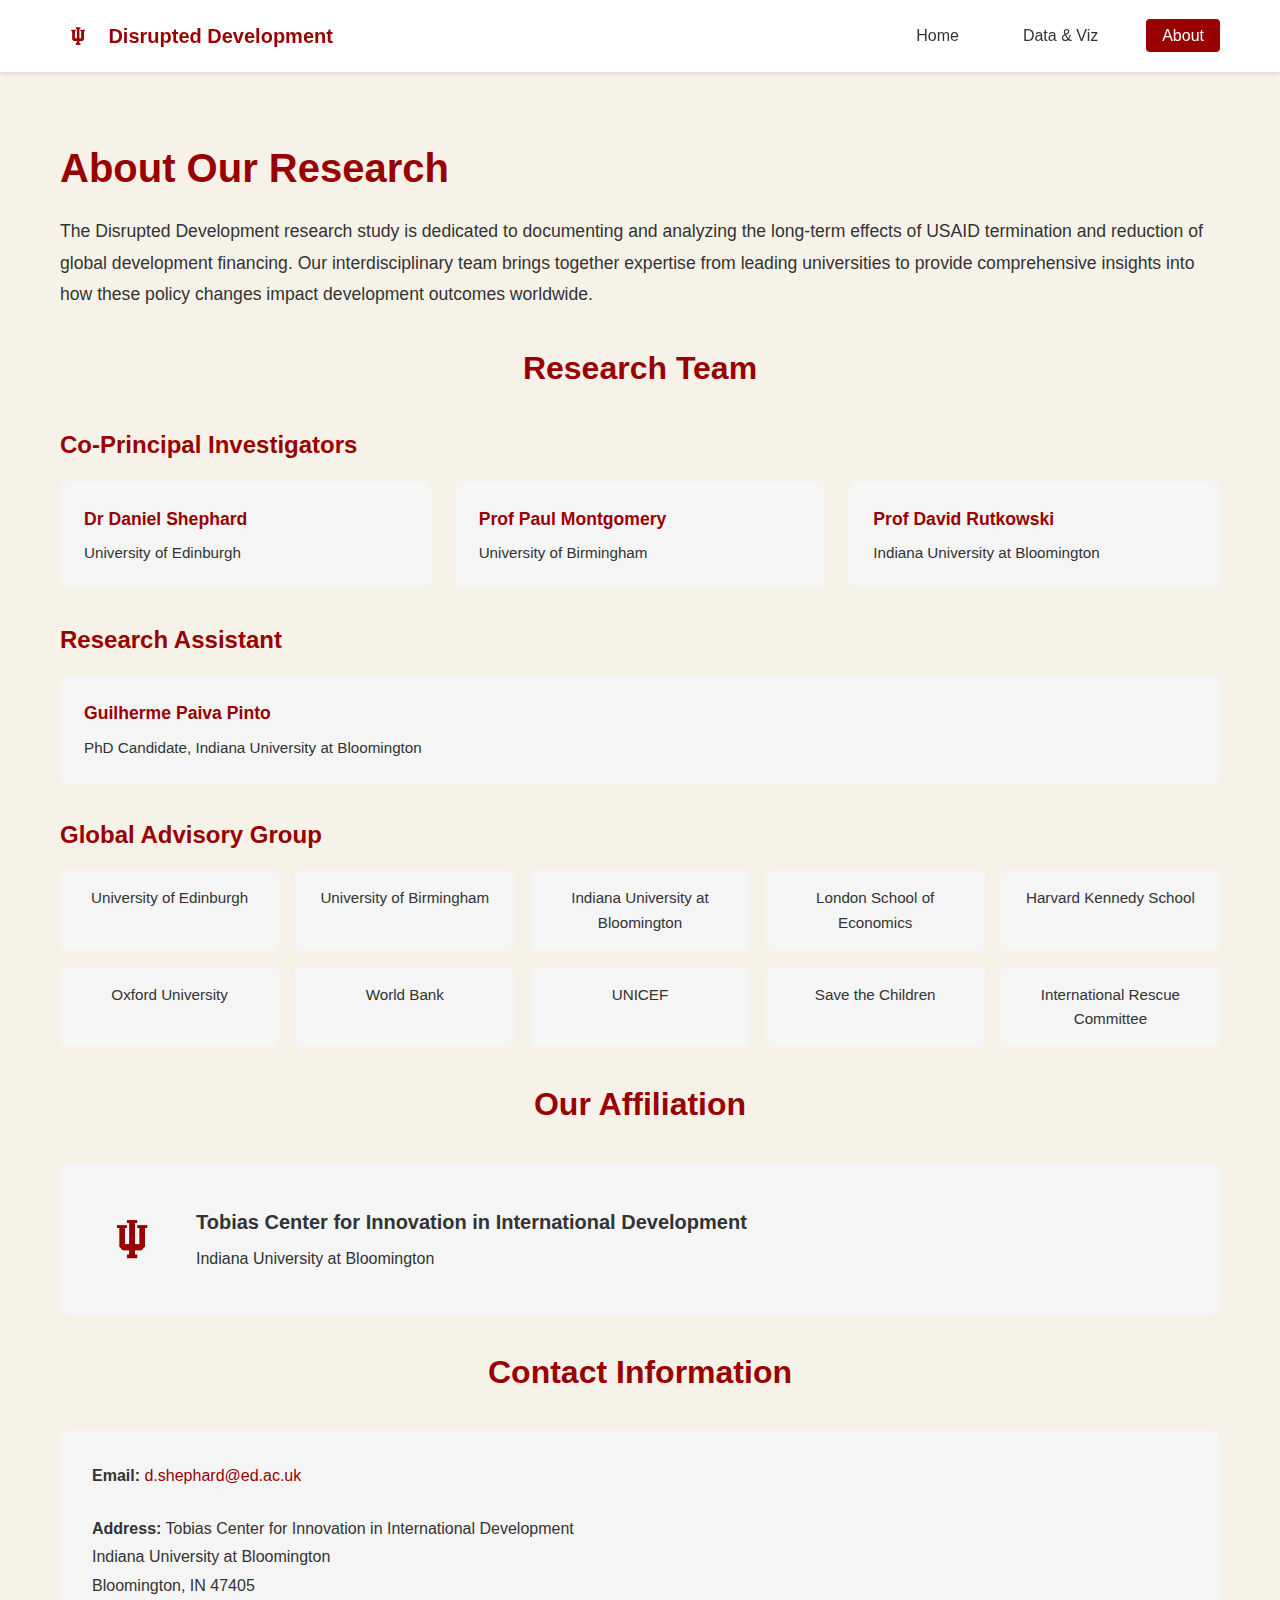
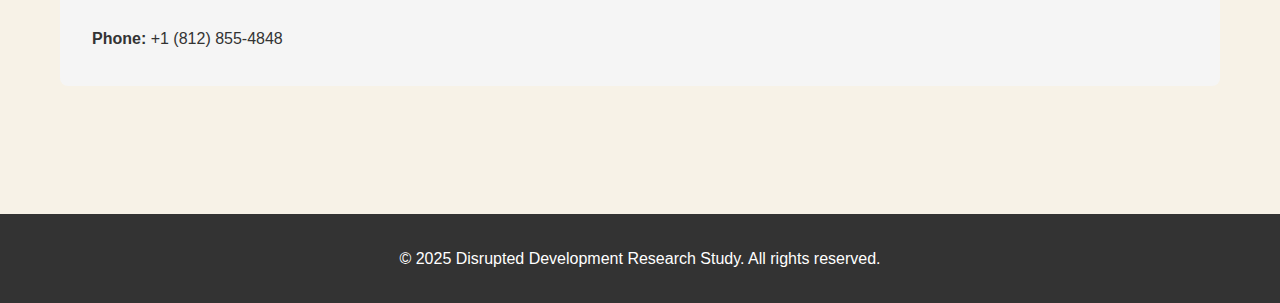
<file: research-group-website (1)/about.html>
<!DOCTYPE html>
<html lang="en">
<head>
    <meta charset="UTF-8">
    <meta name="viewport" content="width=device-width, initial-scale=1.0">
    <title>About - Disrupted Development</title>
    <link rel="stylesheet" href="style.css">
</head>
<body>
    <nav class="navbar">
        <div class="nav-container">
            <div class="nav-brand">
                <img src="images/iu-trident-logo.png" alt="IU Logo" class="nav-logo">
                <span class="nav-title">Disrupted Development</span>
            </div>
            <button class="nav-toggle" id="navToggle" aria-label="Toggle navigation">
                <span></span>
                <span></span>
                <span></span>
            </button>
            <ul class="nav-menu" id="navMenu">
                <li><a href="index.html" class="nav-link">Home</a></li>
                <li><a href="data-viz.html" class="nav-link">Data & Viz</a></li>
                <li><a href="about.html" class="nav-link active">About</a></li>
            </ul>
        </div>
    </nav>

    <main>
        <section class="section">
            <div class="container">
                <h1 class="page-title">About Our Research</h1>
                <p class="page-text">
                    The Disrupted Development research study is dedicated to documenting and analyzing the long-term effects 
                    of USAID termination and reduction of global development financing. Our interdisciplinary team brings 
                    together expertise from leading universities to provide comprehensive insights into how these policy 
                    changes impact development outcomes worldwide.
                </p>

                <h2 class="section-title">Research Team</h2>
                
                <h3 class="subsection-title">Co-Principal Investigators</h3>
                <div class="team-grid">
                    <div class="team-card">
                        <h4>Dr Daniel Shephard</h4>
                        <p class="team-affiliation">University of Edinburgh</p>
                    </div>
                    <div class="team-card">
                        <h4>Prof Paul Montgomery</h4>
                        <p class="team-affiliation">University of Birmingham</p>
                    </div>
                    <div class="team-card">
                        <h4>Prof David Rutkowski</h4>
                        <p class="team-affiliation">Indiana University at Bloomington</p>
                    </div>
                </div>

                <h3 class="subsection-title">Research Assistant</h3>
                <div class="team-grid">
                    <div class="team-card">
                        <h4 class="team-name-small">Guilherme Paiva Pinto</h4>
                        <p class="team-affiliation">PhD Candidate, Indiana University at Bloomington</p>
                    </div>
                </div>

                <h3 class="subsection-title">Global Advisory Group</h3>
                <div class="advisory-grid">
                    <div class="advisory-item">University of Edinburgh</div>
                    <div class="advisory-item">University of Birmingham</div>
                    <div class="advisory-item">Indiana University at Bloomington</div>
                    <div class="advisory-item">London School of Economics</div>
                    <div class="advisory-item">Harvard Kennedy School</div>
                    <div class="advisory-item">Oxford University</div>
                    <div class="advisory-item">World Bank</div>
                    <div class="advisory-item">UNICEF</div>
                    <div class="advisory-item">Save the Children</div>
                    <div class="advisory-item">International Rescue Committee</div>
                </div>

                <h2 class="section-title">Our Affiliation</h2>
                <div class="affiliation-card">
                    <a href="http://tobiasdevelopment.indiana.edu/" target="_blank" rel="noopener noreferrer" class="affiliation-link">
                        <img src="images/iu-trident-logo.png" alt="IU Logo" class="affiliation-logo">
                        <div class="affiliation-content">
                            <h3>Tobias Center for Innovation in International Development</h3>
                            <p>Indiana University at Bloomington</p>
                        </div>
                    </a>
                </div>

                <h2 class="section-title">Contact Information</h2>
                <div class="contact-card">
                    <div class="contact-item">
                        <strong>Email:</strong> <a href="mailto:d.shephard@ed.ac.uk" class="link">d.shephard@ed.ac.uk</a>
                    </div>
                    <div class="contact-item">
                        <strong>Address:</strong> Tobias Center for Innovation in International Development<br>
                        Indiana University at Bloomington<br>
                        Bloomington, IN 47405
                    </div>
                    <div class="contact-item">
                        <strong>Phone:</strong> +1 (812) 855-4848
                    </div>
                </div>
            </div>
        </section>
    </main>

    <footer class="footer">
        <div class="container">
            <p>&copy; 2025 Disrupted Development Research Study. All rights reserved.</p>
        </div>
    </footer>

    <script src="script.js"></script>
</body>
</html>
</file>
<file: style.css>
/* Reset and Base Styles */
* {
  margin: 0;
  padding: 0;
  box-sizing: border-box;
}

:root {
  --font-body: "Inter", "Segoe UI", "Helvetica Neue", Arial, sans-serif;
  --font-heading: "Source Serif 4", "Palatino Linotype", "Book Antiqua", Georgia, serif;

  --background: #f7f2e7;
  --surface: #ffffff;
  --surface-soft: #fcf8ef;
  --surface-muted: #f4f0e7;
  --text-primary: #2f2a26;
  --text-muted: #5b534e;
  --border: #ddd3c4;
  --accent: #8f1212;
  --accent-hover: #750e0e;
  --highlight: #dcc9a7;

  /* Backwards-compatible aliases used across existing markup */
  --crimson: var(--accent);
  --cream: var(--background);
  --light-gray: var(--surface-muted);
  --medium-gray: var(--border);
  --dark-gray: var(--text-primary);
  --white: var(--surface);
}

body {
  font-family: var(--font-body);
  line-height: 1.7;
  color: var(--text-primary);
  background: linear-gradient(180deg, #f9f4ea 0%, #f6f0e4 100%);
  font-size: 16px;
}

h1,
h2,
h3,
h4 {
  font-family: var(--font-heading);
  letter-spacing: 0.01em;
  color: var(--accent);
}

p,
li,
td,
th {
  color: var(--text-primary);
}

a {
  color: var(--accent);
}

.container {
  max-width: 1140px;
  margin: 0 auto;
  padding: 0 24px;
}

/* Navigation */
.navbar {
  background: rgba(255, 255, 255, 0.94);
  border-bottom: 1px solid var(--border);
  box-shadow: 0 3px 12px rgba(45, 27, 11, 0.08);
  backdrop-filter: blur(6px);
  position: sticky;
  top: 0;
  z-index: 1000;
}

.nav-container {
  max-width: 1140px;
  margin: 0 auto;
  padding: 0.85rem 24px 0.95rem;
  display: flex;
  justify-content: space-between;
  align-items: flex-start;
  gap: 1.25rem;
}

.nav-brand {
  display: flex;
  flex-direction: column;
  align-items: flex-start;
  gap: 0.5rem;
  flex: 1 1 auto;
  min-width: 0;
}

.nav-logos {
  display: flex;
  align-items: stretch;
  gap: 12px;
  flex-wrap: nowrap;
}

.nav-logo-box {
  width: 206px;
  height: 72px;
  border: 1px solid var(--border);
  border-radius: 10px;
  background-color: var(--surface);
  box-shadow: 0 1px 4px rgba(45, 27, 11, 0.06);
  padding: 8px 12px;
  display: flex;
  align-items: center;
  justify-content: center;
}

.nav-logo {
  width: 100%;
  height: 100%;
  object-fit: contain;
  object-position: center;
}

.nav-title {
  font-size: 1.3rem;
  font-weight: 700;
  color: var(--accent);
  line-height: 1.2;
}

.nav-toggle {
  display: none;
  flex-direction: column;
  gap: 4px;
  background: none;
  border: none;
  cursor: pointer;
  padding: 8px;
}

.nav-toggle span {
  width: 25px;
  height: 3px;
  background-color: var(--accent);
  transition: all 0.3s ease;
  border-radius: 4px;
}

.nav-menu {
  display: flex;
  list-style: none;
  gap: 2rem;
  margin-top: 0.5rem;
  flex: 0 0 auto;
  align-items: center;
}

.nav-link {
  display: inline-flex;
  align-items: center;
  justify-content: center;
  text-decoration: none;
  color: var(--text-primary);
  font-weight: 600;
  padding: 0.48rem 0.9rem;
  border-radius: 999px;
  transition: all 0.22s ease;
  border: 1px solid transparent;
  white-space: nowrap;
  line-height: 1.2;
}

.nav-link:hover,
.nav-link.active {
  background-color: var(--accent);
  border-color: var(--accent);
  color: var(--surface);
}

/* Hero Section */
.hero {
  background: linear-gradient(120deg, #8f1212 0%, #aa2821 100%);
  color: var(--surface);
  padding: 5rem 0 4.75rem;
  text-align: center;
}

.hero-title {
  font-size: clamp(2.3rem, 5vw, 3.4rem);
  font-weight: 700;
  margin-bottom: 1.2rem;
  color: var(--surface);
}

.hero-subtitle {
  font-size: clamp(1rem, 2.1vw, 1.2rem);
  margin-bottom: 1.5rem;
  max-width: 74ch;
  margin-left: auto;
  margin-right: auto;
  color: rgba(255, 255, 255, 0.95);
}

/* Buttons */
.btn {
  display: inline-block;
  padding: 0.78rem 1.45rem;
  border-radius: 999px;
  text-decoration: none;
  font-weight: 700;
  letter-spacing: 0.01em;
  transition: transform 0.2s ease, box-shadow 0.2s ease, background-color 0.2s ease, color 0.2s ease;
  border: 2px solid transparent;
}

.btn-primary {
  background-color: var(--surface);
  color: var(--accent);
  box-shadow: 0 6px 16px rgba(47, 16, 16, 0.2);
}

.btn-primary:hover {
  background-color: #fff6e5;
  transform: translateY(-1px);
  box-shadow: 0 10px 22px rgba(47, 16, 16, 0.24);
}

.btn-secondary {
  background-color: transparent;
  color: var(--accent);
  border-color: var(--accent);
}

.btn-secondary:hover {
  background-color: var(--accent);
  color: var(--surface);
  transform: translateY(-1px);
}

/* Sections */
.section {
  padding: 4.8rem 0;
}

.section-alt {
  background: linear-gradient(180deg, #fbf8f1 0%, #f9f4ea 100%);
  border-top: 1px solid var(--border);
  border-bottom: 1px solid var(--border);
}

.section-title {
  font-size: clamp(1.8rem, 3.2vw, 2.45rem);
  font-weight: 700;
  color: var(--accent);
  margin-bottom: 1.7rem;
  text-align: center;
  line-height: 1.2;
}

.subsection-title {
  font-size: 1.5rem;
  font-weight: 600;
  color: var(--crimson);
  margin-top: 2rem;
  margin-bottom: 1rem;
}

.section-text {
  text-align: center;
  max-width: 68ch;
  margin: 0 auto 2.1rem;
  font-size: 1.08rem;
  color: var(--text-muted);
}

.page-title {
  font-size: clamp(2rem, 4.2vw, 2.9rem);
  font-weight: 700;
  color: var(--accent);
  margin-bottom: 1.1rem;
  line-height: 1.2;
}

.page-subtitle {
  font-size: 1.14rem;
  color: var(--text-muted);
  margin-bottom: 1.9rem;
  max-width: 72ch;
}

.page-text {
  font-size: 1.06rem;
  line-height: 1.85;
  margin-bottom: 1.5rem;
  max-width: 74ch;
}

/* Stats Grid */
.stats-grid {
  display: grid;
  grid-template-columns: repeat(auto-fit, minmax(250px, 1fr));
  gap: 2rem;
  max-width: 800px;
  margin: 0 auto;
}

.stat-card {
  background-color: var(--surface);
  border: 1px solid var(--border);
  box-shadow: 0 8px 20px rgba(43, 28, 16, 0.07);
  padding: 2rem;
  border-radius: 12px;
  text-align: center;
}

.stat-number {
  font-size: 3rem;
  font-weight: 700;
  color: var(--accent);
  margin-bottom: 0.5rem;
}

.stat-label {
  font-size: 1.1rem;
  color: var(--text-primary);
}

/* CTA Buttons */
.cta-buttons {
  display: flex;
  gap: 1rem;
  justify-content: center;
  flex-wrap: wrap;
}

/* Iframe Container */
.iframe-container {
  position: relative;
  width: 100%;
  padding-bottom: 75%;
  margin: 2rem 0;
  background-color: var(--light-gray);
  border-radius: 8px;
  overflow: hidden;
}

.responsive-iframe {
  position: absolute;
  top: 0;
  left: 0;
  width: 100%;
  height: 100%;
  border: none;
}

.iframe-fallback {
  position: absolute;
  top: 50%;
  left: 50%;
  transform: translate(-50%, -50%);
  text-align: center;
  padding: 2rem;
}

/* Info Grid */
.info-grid {
  display: grid;
  grid-template-columns: repeat(auto-fit, minmax(280px, 1fr));
  gap: 2rem;
  margin-top: 3rem;
}

.info-card {
  background-color: var(--surface);
  border: 1px solid var(--border);
  box-shadow: 0 8px 18px rgba(43, 28, 16, 0.06);
  padding: 2rem;
  border-radius: 12px;
}

.info-card h3 {
  color: var(--accent);
  font-size: 1.25rem;
  margin-bottom: 1rem;
}

/* Team Grid */
.team-grid {
  display: grid;
  grid-template-columns: repeat(auto-fit, minmax(250px, 1fr));
  gap: 1.5rem;
  margin-bottom: 2rem;
}

.team-card {
  background-color: var(--surface);
  border: 1px solid var(--border);
  box-shadow: 0 8px 18px rgba(43, 28, 16, 0.06);
  padding: 1.5rem;
  border-radius: 12px;
}

.team-card h4 {
  color: var(--accent);
  font-size: 1.1rem;
  margin-bottom: 0.5rem;
}

.team-name-small {
  font-size: 1rem;
}

.team-affiliation {
  color: var(--dark-gray);
  font-size: 0.95rem;
}

/* Advisory Grid */
.advisory-grid {
  display: block;
  margin-bottom: 2rem;
}

.advisory-item {
  background-color: var(--surface);
  border: 1px solid var(--border);
  padding: 1rem;
  border-radius: 10px;
  text-align: center;
  font-size: 0.95rem;
}

.advisory-table-wrap {
  margin-top: 1.25rem;
  overflow-x: auto;
  border: 1px solid var(--border);
  border-radius: 12px;
  background: var(--surface);
}

.advisory-table {
  width: 100%;
  border-collapse: collapse;
  background-color: var(--surface);
  border-radius: 12px;
  overflow: hidden;
}

.advisory-table th,
.advisory-table td {
  padding: 0.9rem 1rem;
  text-align: left;
  border-bottom: 1px solid var(--border);
  vertical-align: top;
  font-size: 0.98rem;
}

.advisory-table th {
  position: sticky;
  top: 0;
  z-index: 2;
  background-color: var(--surface-soft);
  color: var(--accent);
  font-weight: 700;
}

.advisory-table tbody tr:nth-child(even) {
  background: #fcfaf5;
}

.advisory-table tbody tr:hover {
  background: #f8f1e4;
}

.advisory-table tbody tr:last-child td {
  border-bottom: none;
}

/* Affiliation Card */
.affiliation-card {
  background-color: var(--surface);
  border: 1px solid var(--border);
  box-shadow: 0 8px 18px rgba(43, 28, 16, 0.06);
  border-radius: 12px;
  padding: 2rem;
  margin-bottom: 2rem;
  transition: transform 0.2s ease, box-shadow 0.2s ease;
}

.affiliation-card:hover {
  transform: translateY(-2px);
  box-shadow: 0 12px 24px rgba(43, 28, 16, 0.1);
}

.affiliation-link {
  display: flex;
  align-items: center;
  gap: 1.5rem;
  text-decoration: none;
  color: inherit;
}

.affiliation-link:hover .affiliation-content h3 {
  color: var(--accent);
}

.affiliation-logo {
  width: 80px;
  height: auto;
  flex-shrink: 0;
}

.affiliation-content h3 {
  color: var(--text-primary);
  font-size: 1.25rem;
  margin-bottom: 0.5rem;
  transition: color 0.3s ease;
}

.affiliation-content p {
  color: var(--text-muted);
  font-size: 1rem;
}

/* Contact Card */
.contact-card {
  background-color: var(--surface);
  border: 1px solid var(--border);
  box-shadow: 0 8px 18px rgba(43, 28, 16, 0.06);
  padding: 2rem;
  border-radius: 12px;
}

.contact-item {
  margin-bottom: 1.5rem;
  line-height: 1.8;
}

.contact-item:last-child {
  margin-bottom: 0;
}

.link {
  color: var(--accent);
  text-decoration: none;
  font-weight: 600;
}

.link:hover {
  text-decoration: underline;
}

/* Footer */
.footer {
  background: linear-gradient(180deg, #2f2a26 0%, #25201d 100%);
  color: var(--surface);
  padding: 2.2rem 0;
  text-align: center;
  margin-top: 4rem;
  border-top: 1px solid #3f3732;
}

/* Mobile Responsive */
@media (max-width: 1280px) {
  .nav-logo-box {
    width: 178px;
    height: 60px;
  }

  .nav-menu {
    gap: 1rem;
  }

  .nav-link {
    padding: 0.45rem 0.72rem;
  }
}

@media (max-width: 768px) {
  .nav-toggle {
    display: flex;
  }

  .nav-menu {
    position: absolute;
    top: 100%;
    left: 0;
    right: 0;
    background-color: var(--surface);
    flex-direction: column;
    gap: 0;
    padding: 1rem 0;
    box-shadow: 0 8px 16px rgba(0, 0, 0, 0.12);
    border-bottom: 1px solid var(--border);
    display: none;
  }

  .nav-menu.active {
    display: flex;
  }

  .nav-link {
    padding: 1rem 20px;
    border-radius: 0;
    border: none;
  }

  .nav-brand {
    align-items: flex-start;
    flex-direction: column;
    gap: 8px;
  }

  .nav-logos {
    flex-wrap: wrap;
    gap: 6px;
  }

  .nav-logo-box {
    width: 140px;
    height: 48px;
  }

  .hero-title {
    font-size: 2rem;
  }

  .hero-subtitle {
    font-size: 1rem;
  }

  .page-title {
    font-size: 1.75rem;
  }

  .section-title {
    font-size: 1.5rem;
  }

  .section {
    padding: 3.7rem 0;
  }

  .stats-grid,
  .info-grid,
  .team-grid {
    grid-template-columns: 1fr;
  }

  .advisory-grid {
    grid-template-columns: 1fr;
  }

  .affiliation-link {
    flex-direction: column;
    text-align: center;
  }

  .cta-buttons {
    flex-direction: column;
    align-items: stretch;
  }

  .btn {
    text-align: center;
  }
}

@media (prefers-reduced-motion: reduce) {
  * {
    animation-duration: 0.01ms !important;
    animation-iteration-count: 1 !important;
    transition-duration: 0.01ms !important;
  }
}
</file>
<file: research-group-website (1)/style.css>
/* Reset and Base Styles */
* {
  margin: 0;
  padding: 0;
  box-sizing: border-box;
}

:root {
  --crimson: #990000;
  --cream: #f7f2e7;
  --light-gray: #f5f5f5;
  --medium-gray: #e0e0e0;
  --dark-gray: #333333;
  --white: #ffffff;
}

body {
  font-family: -apple-system, BlinkMacSystemFont, "Segoe UI", Roboto, "Helvetica Neue", Arial, sans-serif;
  line-height: 1.6;
  color: var(--dark-gray);
  background-color: var(--cream);
}

.container {
  max-width: 1200px;
  margin: 0 auto;
  padding: 0 20px;
}

/* Navigation */
.navbar {
  background-color: var(--white);
  box-shadow: 0 2px 4px rgba(0, 0, 0, 0.1);
  position: sticky;
  top: 0;
  z-index: 1000;
}

.nav-container {
  max-width: 1200px;
  margin: 0 auto;
  padding: 1rem 20px;
  display: flex;
  justify-content: space-between;
  align-items: center;
}

.nav-brand {
  display: flex;
  align-items: center;
  gap: 12px;
}

.nav-logo {
  height: 40px;
  width: auto;
}

.nav-title {
  font-size: 1.25rem;
  font-weight: 700;
  color: var(--crimson);
}

.nav-toggle {
  display: none;
  flex-direction: column;
  gap: 4px;
  background: none;
  border: none;
  cursor: pointer;
  padding: 8px;
}

.nav-toggle span {
  width: 25px;
  height: 3px;
  background-color: var(--crimson);
  transition: all 0.3s ease;
}

.nav-menu {
  display: flex;
  list-style: none;
  gap: 2rem;
}

.nav-link {
  text-decoration: none;
  color: var(--dark-gray);
  font-weight: 500;
  padding: 0.5rem 1rem;
  border-radius: 4px;
  transition: all 0.3s ease;
}

.nav-link:hover,
.nav-link.active {
  background-color: var(--crimson);
  color: var(--white);
}

/* Hero Section */
.hero {
  background-color: var(--crimson);
  color: var(--white);
  padding: 4rem 0;
  text-align: center;
}

.hero-title {
  font-size: 3rem;
  font-weight: 700;
  margin-bottom: 1rem;
}

.hero-subtitle {
  font-size: 1.25rem;
  margin-bottom: 2rem;
  max-width: 800px;
  margin-left: auto;
  margin-right: auto;
}

/* Buttons */
.btn {
  display: inline-block;
  padding: 0.75rem 1.5rem;
  border-radius: 6px;
  text-decoration: none;
  font-weight: 600;
  transition: all 0.3s ease;
  border: 2px solid transparent;
}

.btn-primary {
  background-color: var(--white);
  color: var(--crimson);
}

.btn-primary:hover {
  background-color: var(--cream);
}

.btn-secondary {
  background-color: transparent;
  color: var(--crimson);
  border-color: var(--crimson);
}

.btn-secondary:hover {
  background-color: var(--crimson);
  color: var(--white);
}

/* Sections */
.section {
  padding: 4rem 0;
}

.section-alt {
  background-color: var(--white);
}

.section-title {
  font-size: 2rem;
  font-weight: 700;
  color: var(--crimson);
  margin-bottom: 2rem;
  text-align: center;
}

.subsection-title {
  font-size: 1.5rem;
  font-weight: 600;
  color: var(--crimson);
  margin-top: 2rem;
  margin-bottom: 1rem;
}

.section-text {
  text-align: center;
  max-width: 800px;
  margin: 0 auto 2rem;
  font-size: 1.1rem;
}

.page-title {
  font-size: 2.5rem;
  font-weight: 700;
  color: var(--crimson);
  margin-bottom: 1rem;
}

.page-subtitle {
  font-size: 1.25rem;
  color: var(--dark-gray);
  margin-bottom: 2rem;
}

.page-text {
  font-size: 1.1rem;
  line-height: 1.8;
  margin-bottom: 2rem;
}

/* Stats Grid */
.stats-grid {
  display: grid;
  grid-template-columns: repeat(auto-fit, minmax(250px, 1fr));
  gap: 2rem;
  max-width: 800px;
  margin: 0 auto;
}

.stat-card {
  background-color: var(--light-gray);
  padding: 2rem;
  border-radius: 8px;
  text-align: center;
}

.stat-number {
  font-size: 3rem;
  font-weight: 700;
  color: var(--crimson);
  margin-bottom: 0.5rem;
}

.stat-label {
  font-size: 1.1rem;
  color: var(--dark-gray);
}

/* CTA Buttons */
.cta-buttons {
  display: flex;
  gap: 1rem;
  justify-content: center;
  flex-wrap: wrap;
}

/* Iframe Container */
.iframe-container {
  position: relative;
  width: 100%;
  padding-bottom: 75%;
  margin: 2rem 0;
  background-color: var(--light-gray);
  border-radius: 8px;
  overflow: hidden;
}

.responsive-iframe {
  position: absolute;
  top: 0;
  left: 0;
  width: 100%;
  height: 100%;
  border: none;
}

.iframe-fallback {
  position: absolute;
  top: 50%;
  left: 50%;
  transform: translate(-50%, -50%);
  text-align: center;
  padding: 2rem;
}

/* Info Grid */
.info-grid {
  display: grid;
  grid-template-columns: repeat(auto-fit, minmax(280px, 1fr));
  gap: 2rem;
  margin-top: 3rem;
}

.info-card {
  background-color: var(--light-gray);
  padding: 2rem;
  border-radius: 8px;
}

.info-card h3 {
  color: var(--crimson);
  font-size: 1.25rem;
  margin-bottom: 1rem;
}

/* Team Grid */
.team-grid {
  display: grid;
  grid-template-columns: repeat(auto-fit, minmax(250px, 1fr));
  gap: 1.5rem;
  margin-bottom: 2rem;
}

.team-card {
  background-color: var(--light-gray);
  padding: 1.5rem;
  border-radius: 8px;
}

.team-card h4 {
  color: var(--crimson);
  font-size: 1.1rem;
  margin-bottom: 0.5rem;
}

.team-name-small {
  font-size: 1rem;
}

.team-affiliation {
  color: var(--dark-gray);
  font-size: 0.95rem;
}

/* Advisory Grid */
.advisory-grid {
  display: grid;
  grid-template-columns: repeat(auto-fit, minmax(200px, 1fr));
  gap: 1rem;
  margin-bottom: 2rem;
}

.advisory-item {
  background-color: var(--light-gray);
  padding: 1rem;
  border-radius: 6px;
  text-align: center;
  font-size: 0.95rem;
}

/* Affiliation Card */
.affiliation-card {
  background-color: var(--light-gray);
  border-radius: 8px;
  padding: 2rem;
  margin-bottom: 2rem;
}

.affiliation-link {
  display: flex;
  align-items: center;
  gap: 1.5rem;
  text-decoration: none;
  color: inherit;
}

.affiliation-link:hover .affiliation-content h3 {
  color: var(--crimson);
}

.affiliation-logo {
  width: 80px;
  height: auto;
  flex-shrink: 0;
}

.affiliation-content h3 {
  color: var(--dark-gray);
  font-size: 1.25rem;
  margin-bottom: 0.5rem;
  transition: color 0.3s ease;
}

.affiliation-content p {
  color: var(--dark-gray);
  font-size: 1rem;
}

/* Contact Card */
.contact-card {
  background-color: var(--light-gray);
  padding: 2rem;
  border-radius: 8px;
}

.contact-item {
  margin-bottom: 1.5rem;
  line-height: 1.8;
}

.contact-item:last-child {
  margin-bottom: 0;
}

.link {
  color: var(--crimson);
  text-decoration: none;
  font-weight: 500;
}

.link:hover {
  text-decoration: underline;
}

/* Footer */
.footer {
  background-color: var(--dark-gray);
  color: var(--white);
  padding: 2rem 0;
  text-align: center;
  margin-top: 4rem;
}

/* Mobile Responsive */
@media (max-width: 768px) {
  .nav-toggle {
    display: flex;
  }

  .nav-menu {
    position: absolute;
    top: 100%;
    left: 0;
    right: 0;
    background-color: var(--white);
    flex-direction: column;
    gap: 0;
    padding: 1rem 0;
    box-shadow: 0 4px 6px rgba(0, 0, 0, 0.1);
    display: none;
  }

  .nav-menu.active {
    display: flex;
  }

  .nav-link {
    padding: 1rem 20px;
    border-radius: 0;
  }

  .hero-title {
    font-size: 2rem;
  }

  .hero-subtitle {
    font-size: 1rem;
  }

  .page-title {
    font-size: 1.75rem;
  }

  .section-title {
    font-size: 1.5rem;
  }

  .stats-grid,
  .info-grid,
  .team-grid {
    grid-template-columns: 1fr;
  }

  .advisory-grid {
    grid-template-columns: 1fr;
  }

  .affiliation-link {
    flex-direction: column;
    text-align: center;
  }

  .cta-buttons {
    flex-direction: column;
    align-items: stretch;
  }

  .btn {
    text-align: center;
  }
}

@media (prefers-reduced-motion: reduce) {
  * {
    animation-duration: 0.01ms !important;
    animation-iteration-count: 1 !important;
    transition-duration: 0.01ms !important;
  }
}
</file>
